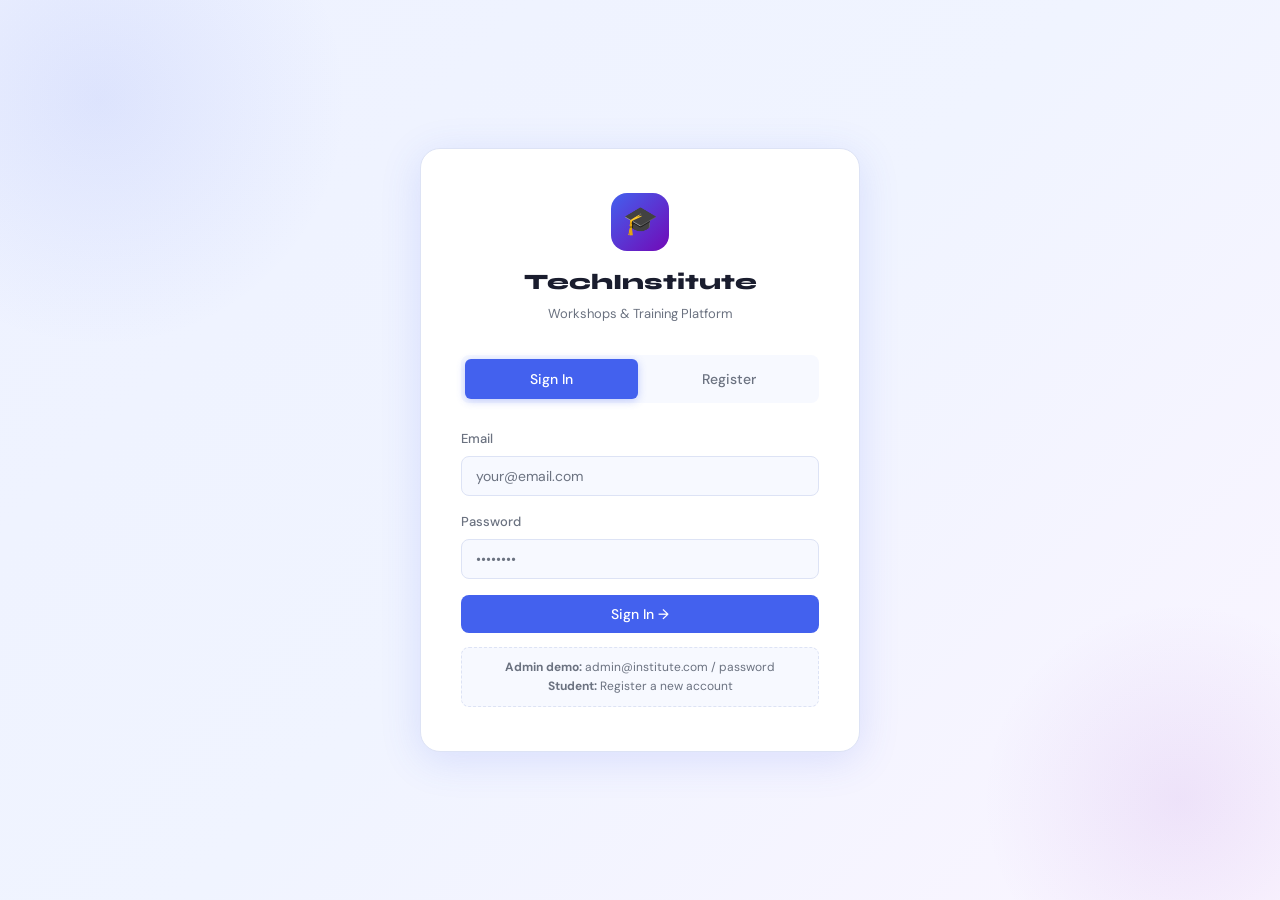
<file: workshop-platform/frontend/index.html>
<!DOCTYPE html>
<html lang="en">
<head>
  <meta charset="UTF-8">
  <meta name="viewport" content="width=device-width,initial-scale=1.0">
  <title>TechInstitute — Login</title>
  <link rel="stylesheet" href="css/style.css">
</head>
<body>
<div id="toastContainer" class="toast-container"></div>
<div id="spinner" class="spinner-overlay hidden"><div class="spinner"></div></div>

<div class="auth-page">
  <div class="auth-card">
    <div class="auth-logo">
      <div class="logo-icon">🎓</div>
      <h1>TechInstitute</h1>
      <p>Workshops & Training Platform</p>
    </div>

    <div class="auth-tabs">
      <div class="auth-tab active" onclick="switchTab('login')">Sign In</div>
      <div class="auth-tab" onclick="switchTab('register')">Register</div>
    </div>

    <div id="loginForm">
      <div class="form-group">
        <label>Email</label>
        <input type="email" id="lEmail" placeholder="your@email.com">
      </div>
      <div class="form-group">
        <label>Password</label>
        <input type="password" id="lPass" placeholder="••••••••" onkeydown="if(event.key==='Enter')doLogin()">
      </div>
      <button class="btn btn-primary btn-full" onclick="doLogin()">Sign In →</button>
      <div class="demo-hint">
        <strong>Admin demo:</strong> admin@institute.com / password<br>
        <strong>Student:</strong> Register a new account
      </div>
    </div>

    <div id="registerForm" class="hidden">
      <div class="form-group">
        <label>Full Name</label>
        <input type="text" id="rName" placeholder="Your full name">
      </div>
      <div class="form-group">
        <label>Email</label>
        <input type="email" id="rEmail" placeholder="your@email.com">
      </div>
      <div class="form-row">
        <div class="form-group">
          <label>Password</label>
          <input type="password" id="rPass" placeholder="Min 6 chars">
        </div>
        <div class="form-group">
          <label>Confirm</label>
          <input type="password" id="rConfirm" placeholder="Repeat password">
        </div>
      </div>
      <button class="btn btn-primary btn-full" onclick="doRegister()">Create Account →</button>
    </div>
  </div>
</div>

<script src="js/app.js"></script>
<script>
  document.addEventListener('DOMContentLoaded', () => {
    if (loadSession()) navigateTo();
  });

  function switchTab(tab) {
    document.querySelectorAll('.auth-tab').forEach((t,i) => {
      t.classList.toggle('active', (tab==='login'&&i===0)||(tab==='register'&&i===1));
    });
    document.getElementById('loginForm').classList.toggle('hidden', tab!=='login');
    document.getElementById('registerForm').classList.toggle('hidden', tab!=='register');
  }

  function doLogin() {
    const email = document.getElementById('lEmail').value.trim();
    const pass  = document.getElementById('lPass').value;
    if (!email || !pass) { showToast('Please fill in all fields', 'error'); return; }
    if (!/\S+@\S+\.\S+/.test(email)) { showToast('Invalid email', 'error'); return; }
    showSpinner();
    loginUser({ email, password: pass })
      .then(r => r.json())
      .then(data => {
        hideSpinner();
        if (data.success) {
          saveSession(data.user);
          showToast('Welcome back, ' + data.user.name + '!', 'success');
          setTimeout(navigateTo, 700);
        } else {
          alert(data.message);
          showToast(data.message, 'error');
        }
      })
      .catch(() => { hideSpinner(); showToast('Connection error. Is PHP running?', 'error'); });
  }

  function doRegister() {
    const name    = document.getElementById('rName').value.trim();
    const email   = document.getElementById('rEmail').value.trim();
    const pass    = document.getElementById('rPass').value;
    const confirm = document.getElementById('rConfirm').value;
    if (!name||!email||!pass||!confirm) { showToast('All fields required', 'error'); return; }
    if (!/\S+@\S+\.\S+/.test(email)) { showToast('Invalid email', 'error'); return; }
    if (pass.length < 6) { showToast('Password min 6 characters', 'error'); return; }
    if (pass !== confirm) { showToast('Passwords do not match', 'error'); return; }
    showSpinner();
    registerUser({ name, email, password: pass })
      .then(r => r.json())
      .then(data => {
        hideSpinner();
        if (data.success) {
          saveSession(data.user);
          showToast('Account created! Welcome ' + data.user.name, 'success');
          setTimeout(navigateTo, 700);
        } else {
          alert(data.message);
          showToast(data.message, 'error');
        }
      })
      .catch(() => { hideSpinner(); showToast('Connection error', 'error'); });
  }
</script>
</body>
</html>
</file>
<file: workshop-platform/frontend/css/style.css>
@import url('https://fonts.googleapis.com/css2?family=Syne:wght@400;600;700;800&family=DM+Sans:wght@300;400;500&display=swap');

*,*::before,*::after{box-sizing:border-box;margin:0;padding:0}

:root{
  --bg:#f0f4ff;
  --bg2:#ffffff;
  --bg3:#f7f9ff;
  --border:#dde3f5;
  --accent:#4361ee;
  --accent2:#7209b7;
  --success:#2dc653;
  --danger:#e63946;
  --warning:#f4a261;
  --text:#1a1d2e;
  --text2:#6b7280;
  --shadow:0 2px 16px rgba(67,97,238,0.10);
  --shadow-lg:0 8px 40px rgba(67,97,238,0.15);
  --radius:14px;
  --radius-sm:8px;
}

html{scroll-behavior:smooth}
body{font-family:'DM Sans',sans-serif;background:var(--bg);color:var(--text);min-height:100vh;font-size:15px;line-height:1.6}
h1,h2,h3,h4,h5{font-family:'Syne',sans-serif}
a{color:var(--accent);text-decoration:none}
.hidden{display:none!important}

.btn{display:inline-flex;align-items:center;gap:6px;padding:10px 20px;border-radius:var(--radius-sm);border:none;cursor:pointer;font-family:'DM Sans',sans-serif;font-size:14px;font-weight:500;transition:all 0.2s;text-decoration:none;white-space:nowrap}
.btn-primary{background:var(--accent);color:#fff}
.btn-primary:hover{background:#3451d1;transform:translateY(-1px);box-shadow:0 4px 14px rgba(67,97,238,0.35)}
.btn-danger{background:rgba(230,57,70,0.1);color:var(--danger);border:1px solid rgba(230,57,70,0.25)}
.btn-danger:hover{background:rgba(230,57,70,0.2)}
.btn-success{background:rgba(45,198,83,0.1);color:var(--success);border:1px solid rgba(45,198,83,0.25)}
.btn-success:hover{background:rgba(45,198,83,0.2)}
.btn-ghost{background:transparent;color:var(--text2);border:1px solid var(--border)}
.btn-ghost:hover{background:var(--bg3);color:var(--text)}
.btn-sm{padding:6px 13px;font-size:13px}
.btn-full{width:100%;justify-content:center}
.btn:disabled{opacity:0.45;cursor:not-allowed;transform:none!important}

.card{background:var(--bg2);border:1px solid var(--border);border-radius:var(--radius);box-shadow:var(--shadow)}

input,textarea,select{width:100%;background:var(--bg3);border:1.5px solid var(--border);border-radius:var(--radius-sm);color:var(--text);font-family:'DM Sans',sans-serif;font-size:14px;padding:10px 14px;transition:border-color 0.2s;outline:none}
input:focus,textarea:focus,select:focus{border-color:var(--accent);box-shadow:0 0 0 3px rgba(67,97,238,0.10)}
input::placeholder,textarea::placeholder{color:var(--text2)}
label{display:block;font-size:13px;color:var(--text2);margin-bottom:6px;font-weight:500}
.form-group{margin-bottom:16px}
.form-row{display:grid;grid-template-columns:1fr 1fr;gap:14px}

.toast-container{position:fixed;top:20px;right:20px;z-index:9999;display:flex;flex-direction:column;gap:10px}
.toast{background:var(--bg2);border:1px solid var(--border);border-radius:var(--radius-sm);padding:13px 18px;min-width:270px;max-width:340px;display:flex;align-items:center;gap:10px;box-shadow:var(--shadow-lg);animation:slideIn 0.3s ease;font-size:14px}
.toast.success{border-left:3px solid var(--success)}
.toast.error{border-left:3px solid var(--danger)}
.toast.info{border-left:3px solid var(--accent)}
.toast .t-icon{font-size:18px;flex-shrink:0}
@keyframes slideIn{from{transform:translateX(110%);opacity:0}to{transform:translateX(0);opacity:1}}
@keyframes slideOut{from{transform:translateX(0);opacity:1}to{transform:translateX(110%);opacity:0}}
.toast.removing{animation:slideOut 0.3s ease forwards}

.spinner-overlay{position:fixed;inset:0;background:rgba(240,244,255,0.75);display:flex;align-items:center;justify-content:center;z-index:8888;backdrop-filter:blur(3px)}
.spinner{width:42px;height:42px;border:3px solid var(--border);border-top-color:var(--accent);border-radius:50%;animation:spin 0.75s linear infinite}
@keyframes spin{to{transform:rotate(360deg)}}

.auth-page{min-height:100vh;display:flex;align-items:center;justify-content:center;background:linear-gradient(135deg,#eef2ff 0%,#f0f4ff 50%,#faf5ff 100%);position:relative;overflow:hidden}
.auth-page::before{content:'';position:absolute;width:500px;height:500px;border-radius:50%;background:radial-gradient(circle,rgba(67,97,238,0.10) 0%,transparent 70%);top:-150px;left:-150px;pointer-events:none}
.auth-page::after{content:'';position:absolute;width:400px;height:400px;border-radius:50%;background:radial-gradient(circle,rgba(114,9,183,0.08) 0%,transparent 70%);bottom:-100px;right:-100px;pointer-events:none}
.auth-card{background:#fff;border:1px solid var(--border);border-radius:20px;padding:44px 40px;width:100%;max-width:440px;box-shadow:var(--shadow-lg);position:relative;z-index:1}
.auth-logo{text-align:center;margin-bottom:30px}
.auth-logo .logo-icon{width:58px;height:58px;background:linear-gradient(135deg,var(--accent),var(--accent2));border-radius:16px;display:inline-flex;align-items:center;justify-content:center;font-size:28px;margin-bottom:14px}
.auth-logo h1{font-size:22px;font-weight:800}
.auth-logo p{color:var(--text2);font-size:13px;margin-top:4px}
.auth-tabs{display:flex;gap:4px;background:var(--bg3);border-radius:var(--radius-sm);padding:4px;margin-bottom:26px}
.auth-tab{flex:1;padding:9px;text-align:center;border-radius:6px;cursor:pointer;font-size:14px;font-weight:500;color:var(--text2);transition:all 0.2s;user-select:none}
.auth-tab.active{background:var(--accent);color:#fff;box-shadow:0 2px 8px rgba(67,97,238,0.30)}
.demo-hint{text-align:center;margin-top:14px;font-size:12px;color:var(--text2);background:var(--bg3);padding:10px;border-radius:var(--radius-sm);border:1px dashed var(--border)}

.layout{display:flex;min-height:100vh}
.sidebar{width:235px;background:#fff;border-right:1px solid var(--border);display:flex;flex-direction:column;position:fixed;top:0;left:0;height:100vh;z-index:100}
.sidebar-logo{padding:22px 18px;border-bottom:1px solid var(--border);display:flex;align-items:center;gap:11px}
.sidebar-logo .logo-dot{width:36px;height:36px;background:linear-gradient(135deg,var(--accent),var(--accent2));border-radius:10px;display:flex;align-items:center;justify-content:center;font-size:18px;flex-shrink:0}
.sidebar-logo span{font-family:'Syne',sans-serif;font-weight:700;font-size:14px;color:var(--text)}
.nav-section{padding:12px 10px 4px}
.nav-label{font-size:10px;color:var(--text2);text-transform:uppercase;letter-spacing:0.09em;padding:0 8px;margin-bottom:5px;font-weight:600}
.nav-item{display:flex;align-items:center;gap:9px;padding:9px 10px;border-radius:var(--radius-sm);cursor:pointer;color:var(--text2);font-size:13.5px;font-weight:500;transition:all 0.15s;margin-bottom:2px;user-select:none}
.nav-item:hover{background:var(--bg3);color:var(--text)}
.nav-item.active{background:rgba(67,97,238,0.10);color:var(--accent)}
.nav-item .ni{font-size:16px;width:20px;text-align:center}
.nav-badge{margin-left:auto;background:var(--danger);color:#fff;border-radius:10px;padding:1px 6px;font-size:11px;font-weight:600}
.sidebar-footer{margin-top:auto;padding:14px 10px;border-top:1px solid var(--border)}
.user-info{display:flex;align-items:center;gap:10px;padding:9px 10px;border-radius:var(--radius-sm);cursor:default}
.user-avatar{width:34px;height:34px;background:linear-gradient(135deg,var(--accent),var(--accent2));border-radius:50%;display:flex;align-items:center;justify-content:center;font-size:14px;font-weight:700;color:#fff;flex-shrink:0}
.user-details{flex:1;overflow:hidden}
.user-name{font-size:13px;font-weight:600;white-space:nowrap;overflow:hidden;text-overflow:ellipsis}
.user-role{font-size:11px;color:var(--text2)}

.main-content{margin-left:235px;flex:1;display:flex;flex-direction:column;min-height:100vh}
.topbar{height:58px;background:#fff;border-bottom:1px solid var(--border);display:flex;align-items:center;padding:0 26px;gap:14px;position:sticky;top:0;z-index:50}
.topbar-title{font-family:'Syne',sans-serif;font-size:16px;font-weight:700;flex:1}
.content-area{padding:26px;flex:1}

.page{display:none}
.page.active{display:block;animation:fadeUp 0.22s ease}
@keyframes fadeUp{from{opacity:0;transform:translateY(10px)}to{opacity:1;transform:translateY(0)}}

.page-header{margin-bottom:22px}
.page-header h2{font-size:22px;font-weight:800}
.page-header p{color:var(--text2);font-size:13px;margin-top:3px}

.stats-grid{display:grid;grid-template-columns:repeat(auto-fit,minmax(160px,1fr));gap:14px;margin-bottom:26px}
.stat-card{background:#fff;border:1px solid var(--border);border-radius:var(--radius);padding:18px;box-shadow:var(--shadow)}
.stat-icon{font-size:24px;margin-bottom:10px}
.stat-value{font-family:'Syne',sans-serif;font-size:30px;font-weight:800;line-height:1;margin-bottom:3px}
.stat-label{color:var(--text2);font-size:12px;font-weight:500}
.stat-card.blue .stat-value{color:var(--accent)}
.stat-card.purple .stat-value{color:var(--accent2)}
.stat-card.green .stat-value{color:var(--success)}
.stat-card.orange .stat-value{color:var(--warning)}

.workshops-grid{display:grid;grid-template-columns:repeat(auto-fill,minmax(290px,1fr));gap:16px}
.ws-card{background:#fff;border:1px solid var(--border);border-radius:var(--radius);overflow:hidden;transition:transform 0.2s,box-shadow 0.2s;box-shadow:var(--shadow)}
.ws-card:hover{transform:translateY(-3px);box-shadow:var(--shadow-lg)}
.ws-img{height:130px;background:linear-gradient(135deg,#dde3f5 0%,#eef2ff 100%);display:flex;align-items:center;justify-content:center;font-size:46px;position:relative}
.ws-img img{width:100%;height:100%;object-fit:cover}
.ws-badge{position:absolute;top:10px;right:10px;padding:3px 10px;border-radius:20px;font-size:11px;font-weight:600;background:rgba(45,198,83,0.15);color:var(--success);border:1px solid rgba(45,198,83,0.3)}
.ws-badge.full{background:rgba(230,57,70,0.12);color:var(--danger);border-color:rgba(230,57,70,0.3)}
.ws-badge.mine{background:rgba(67,97,238,0.12);color:var(--accent);border-color:rgba(67,97,238,0.3)}
.ws-body{padding:16px}
.ws-title{font-size:15px;font-weight:700;margin-bottom:8px;line-height:1.3}
.ws-meta{display:flex;flex-direction:column;gap:4px;margin-bottom:12px}
.ws-meta-row{display:flex;align-items:center;gap:7px;font-size:12.5px;color:var(--text2)}
.ws-meta-row .mi{font-size:13px}
.ws-cap{display:flex;align-items:center;gap:8px;margin-bottom:12px}
.cap-bar{flex:1;height:5px;background:var(--bg);border-radius:3px;overflow:hidden;border:1px solid var(--border)}
.cap-fill{height:100%;background:var(--accent);border-radius:3px;transition:width 0.5s ease}
.cap-fill.warn{background:var(--warning)}
.cap-fill.full{background:var(--danger)}
.cap-text{font-size:11px;color:var(--text2);white-space:nowrap}
.ws-actions{display:flex;gap:7px;flex-wrap:wrap}

.messages-list{display:flex;flex-direction:column;gap:12px}
.msg-item{background:#fff;border:1px solid var(--border);border-radius:var(--radius);padding:18px;transition:border-color 0.2s;box-shadow:var(--shadow)}
.msg-item:hover{border-color:var(--accent)}
.msg-item.unread{border-left:3px solid var(--accent)}
.msg-head{display:flex;align-items:flex-start;justify-content:space-between;margin-bottom:7px;gap:10px}
.msg-subject{font-weight:600;font-size:14.5px}
.msg-from{font-size:12px;color:var(--text2)}
.msg-date{font-size:11px;color:var(--text2);white-space:nowrap}
.msg-body{color:var(--text2);font-size:13.5px;margin-bottom:10px;line-height:1.5}
.msg-reply{background:var(--bg3);border-radius:var(--radius-sm);padding:12px;font-size:13px;border-left:3px solid var(--accent)}
.msg-reply-label{font-size:10.5px;color:var(--accent);font-weight:700;text-transform:uppercase;margin-bottom:5px;letter-spacing:0.05em}

.table-wrap{background:#fff;border:1px solid var(--border);border-radius:var(--radius);overflow:hidden;box-shadow:var(--shadow)}
table{width:100%;border-collapse:collapse}
th{background:var(--bg3);padding:11px 14px;text-align:left;font-size:11px;text-transform:uppercase;letter-spacing:0.07em;color:var(--text2);font-weight:600;border-bottom:1px solid var(--border)}
td{padding:12px 14px;border-top:1px solid var(--border);font-size:13.5px;vertical-align:middle}
tr:hover td{background:var(--bg3)}
.badge{display:inline-block;padding:3px 9px;border-radius:20px;font-size:11.5px;font-weight:600}
.badge-success{background:rgba(45,198,83,0.12);color:var(--success)}
.badge-danger{background:rgba(230,57,70,0.12);color:var(--danger)}
.badge-info{background:rgba(67,97,238,0.12);color:var(--accent)}
.badge-warn{background:rgba(244,162,97,0.15);color:var(--warning)}

.modal-overlay{position:fixed;inset:0;background:rgba(26,29,46,0.45);display:flex;align-items:center;justify-content:center;z-index:5000;backdrop-filter:blur(5px);animation:fadeUp 0.2s ease}
.modal{background:#fff;border:1px solid var(--border);border-radius:18px;padding:30px;width:100%;max-width:520px;max-height:90vh;overflow-y:auto;box-shadow:0 24px 80px rgba(0,0,0,0.18)}
.modal-head{display:flex;align-items:center;justify-content:space-between;margin-bottom:22px}
.modal-head h3{font-size:18px;font-weight:800}
.modal-close{background:none;border:none;color:var(--text2);cursor:pointer;font-size:22px;padding:2px;transition:color 0.15s;line-height:1}
.modal-close:hover{color:var(--text)}
.modal-foot{display:flex;gap:10px;justify-content:flex-end;margin-top:22px}

.empty-state{text-align:center;padding:60px 20px;color:var(--text2)}
.empty-icon{font-size:52px;margin-bottom:14px;opacity:0.4}
.empty-state h3{font-size:17px;color:var(--text);margin-bottom:6px}
.empty-state p{font-size:13px}

.prog-bar-wrap{margin-bottom:10px}
.prog-labels{display:flex;justify-content:space-between;font-size:12px;margin-bottom:5px}
.prog-track{height:8px;background:var(--bg);border:1px solid var(--border);border-radius:4px;overflow:hidden}
.prog-fill{height:100%;background:linear-gradient(90deg,var(--accent),var(--accent2));border-radius:4px;transition:width 0.6s ease}

.section-header{display:flex;align-items:center;justify-content:space-between;margin-bottom:16px}
.section-header h3{font-size:16px;font-weight:700}

@media(max-width:768px){
  .sidebar{transform:translateX(-100%);transition:transform 0.3s ease}
  .sidebar.open{transform:translateX(0)}
  .main-content{margin-left:0}
  .form-row{grid-template-columns:1fr}
  .workshops-grid{grid-template-columns:1fr}
  .stats-grid{grid-template-columns:1fr 1fr}
}
</file>
